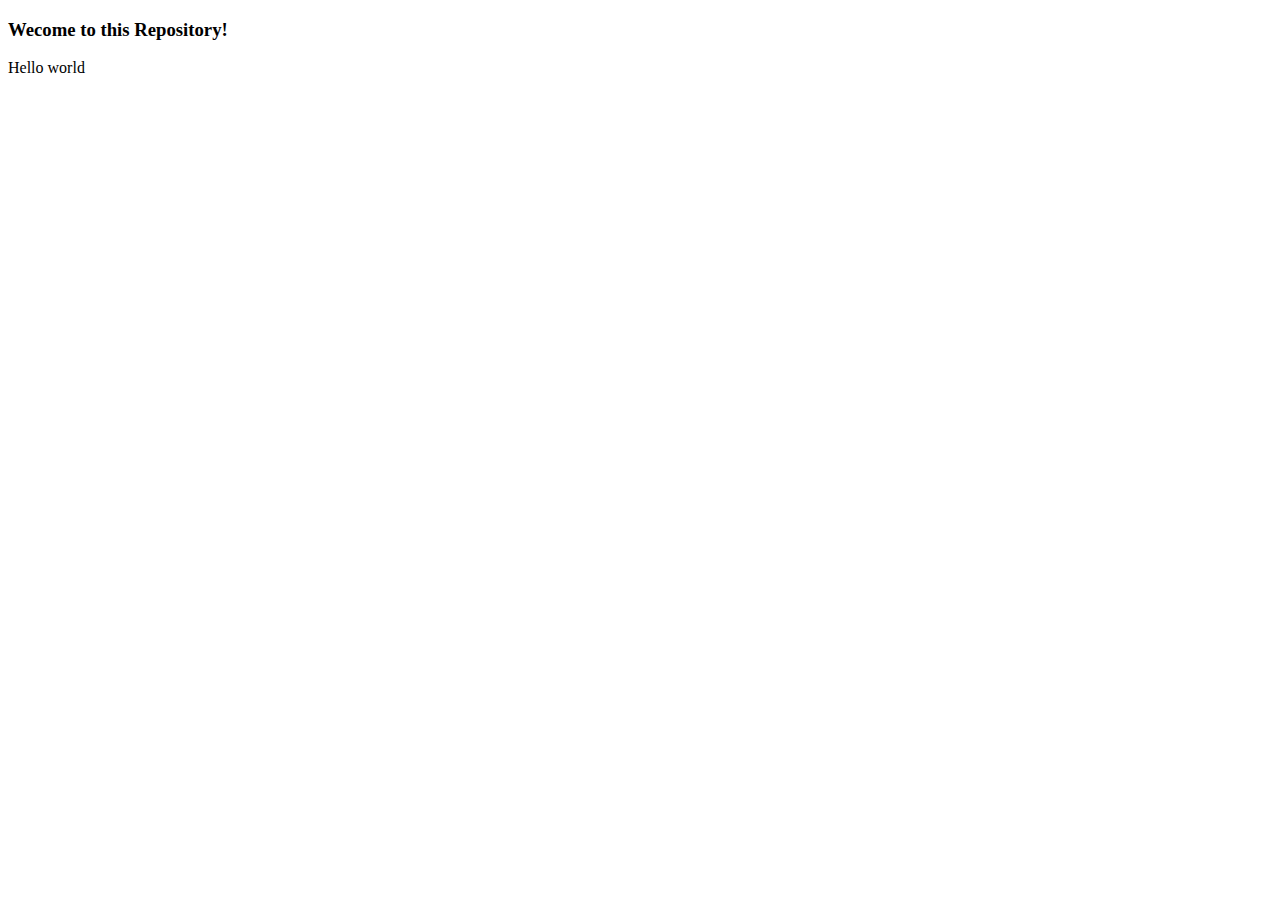
<file: index.html>
<!DOCTYPE html>
<html lang="en">
<head>
    <meta charset="UTF-8">
    <meta name="viewport" content="width=device-width, initial-scale=1.0">
    <title>Document</title>
</head>
<body>
    <h3>Wecome to this Repository!</h3>
    <p>Hello world</p>
</body>
</html>
</file>
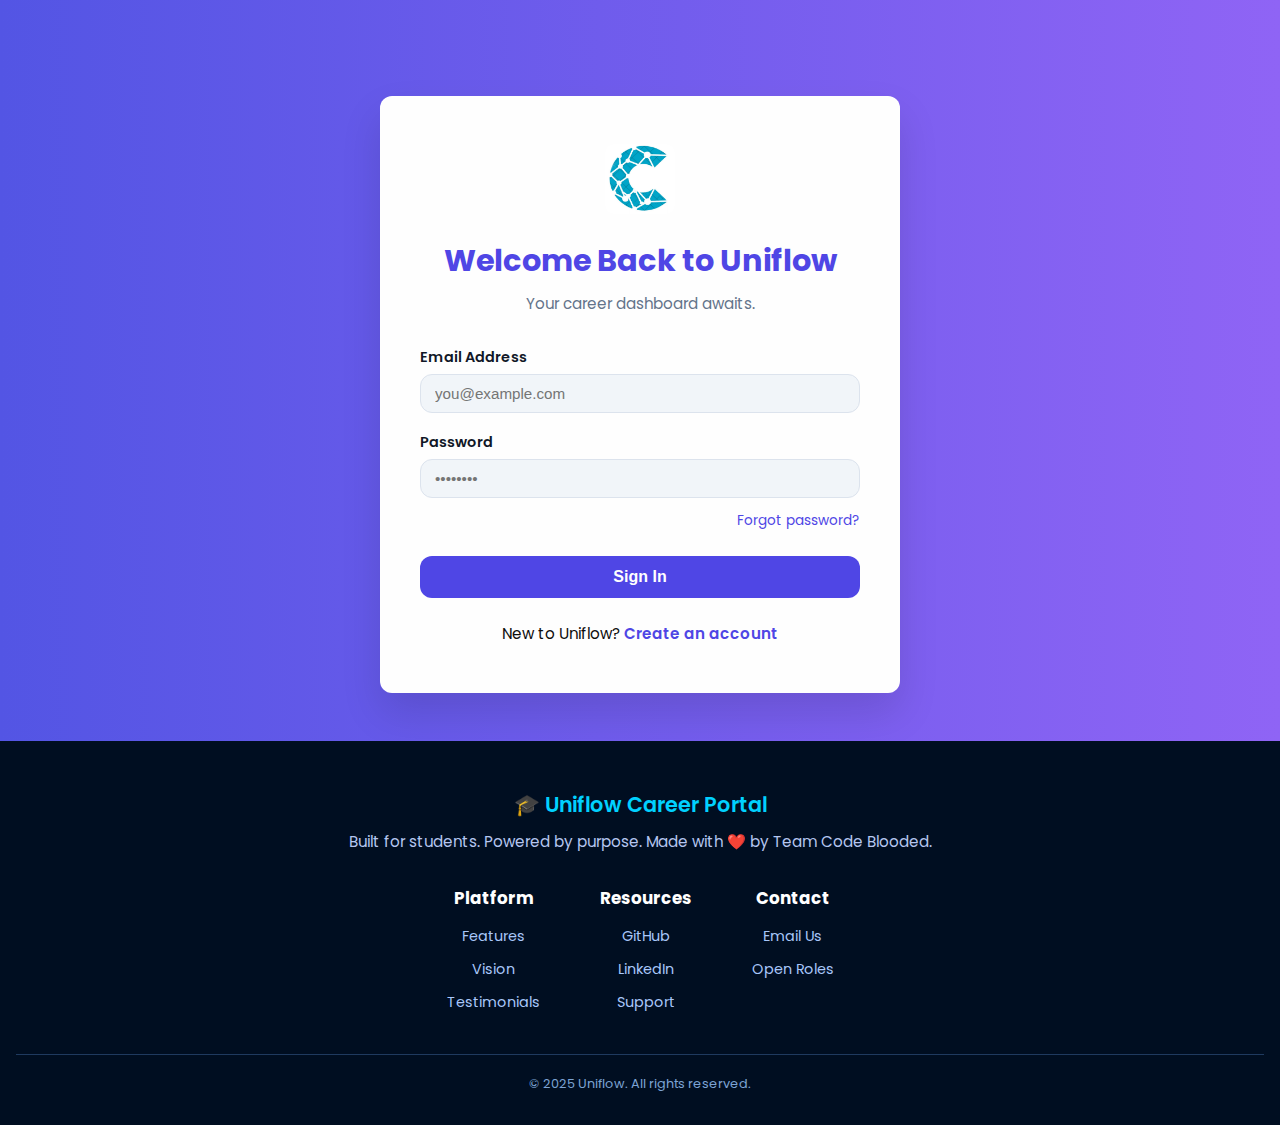
<file: signin_Page/index.html>
<!DOCTYPE html>
<html lang="en">
  <head>
    <meta charset="UTF-8" />
    <meta name="viewport" content="width=device-width, initial-scale=1.0" />
    <title>Sign In | Uniflow Career Portal</title>
    <link
      href="https://fonts.googleapis.com/css2?family=Poppins:wght@400;600;700&display=swap"
      rel="stylesheet"
    />
    <link rel="stylesheet" href="style.css" />
  </head>
  <body>
    <!-- === SIGN-IN FORM === -->
    <main class="auth-wrapper">
      <div class="auth-card">
        <img src="careerLogo.png" alt="Uniflow Logo" class="auth-logo" />
        <h1 class="auth-title">Welcome Back to Uniflow</h1>
        <p class="auth-subtitle">Your career dashboard awaits.</p>

        <form class="auth-form" action="/signin" method="post">
          <label for="email">Email Address</label>
          <input
            type="email"
            id="email"
            name="email"
            placeholder="you@example.com"
            required
          />

          <label for="password">Password</label>
          <input
            type="password"
            id="password"
            name="password"
            placeholder="••••••••"
            required
          />

          <div class="forgot-password">
            <a href="#">Forgot password?</a>
          </div>

          <button type="submit" class="btn primary">Sign In</button>
        </form>

        <p class="switch-auth">
          New to Uniflow?
          <a href="../signup_Page/index.html">Create an account</a>
        </p>
      </div>
    </main>

    <!-- === FOOTER === -->
    <footer class="footer">
      <div class="footer-content">
        <div class="footer-brand">🎓 Uniflow Career Portal</div>
        <p class="footer-tagline">
          Built for students. Powered by purpose. Made with ❤️ by Team Code
          Blooded.
        </p>

        <div class="footer-links">
          <div class="footer-col">
            <h4>Platform</h4>
            <ul>
              <li><a href="#">Features</a></li>
              <li><a href="#">Vision</a></li>
              <li><a href="#">Testimonials</a></li>
            </ul>
          </div>
          <div class="footer-col">
            <h4>Resources</h4>
            <ul>
              <li><a href="#">GitHub</a></li>
              <li><a href="#">LinkedIn</a></li>
              <li><a href="#">Support</a></li>
            </ul>
          </div>
          <div class="footer-col">
            <h4>Contact</h4>
            <ul>
              <li><a href="mailto:teamcodeblooded@gmail.com">Email Us</a></li>
              <li><a href="#">Open Roles</a></li>
            </ul>
          </div>
        </div>

        <div class="footer-bottom">
          &copy; 2025 Uniflow. All rights reserved.
        </div>
      </div>
    </footer>
    <script>
      document
        .querySelector(".auth-form")
        .addEventListener("submit", function (e) {
          e.preventDefault(); // prevent actual form submission
          window.location.href = "../Home_page/index.html"; // redirect manually
        });
    </script>
  </body>
</html>
</file>
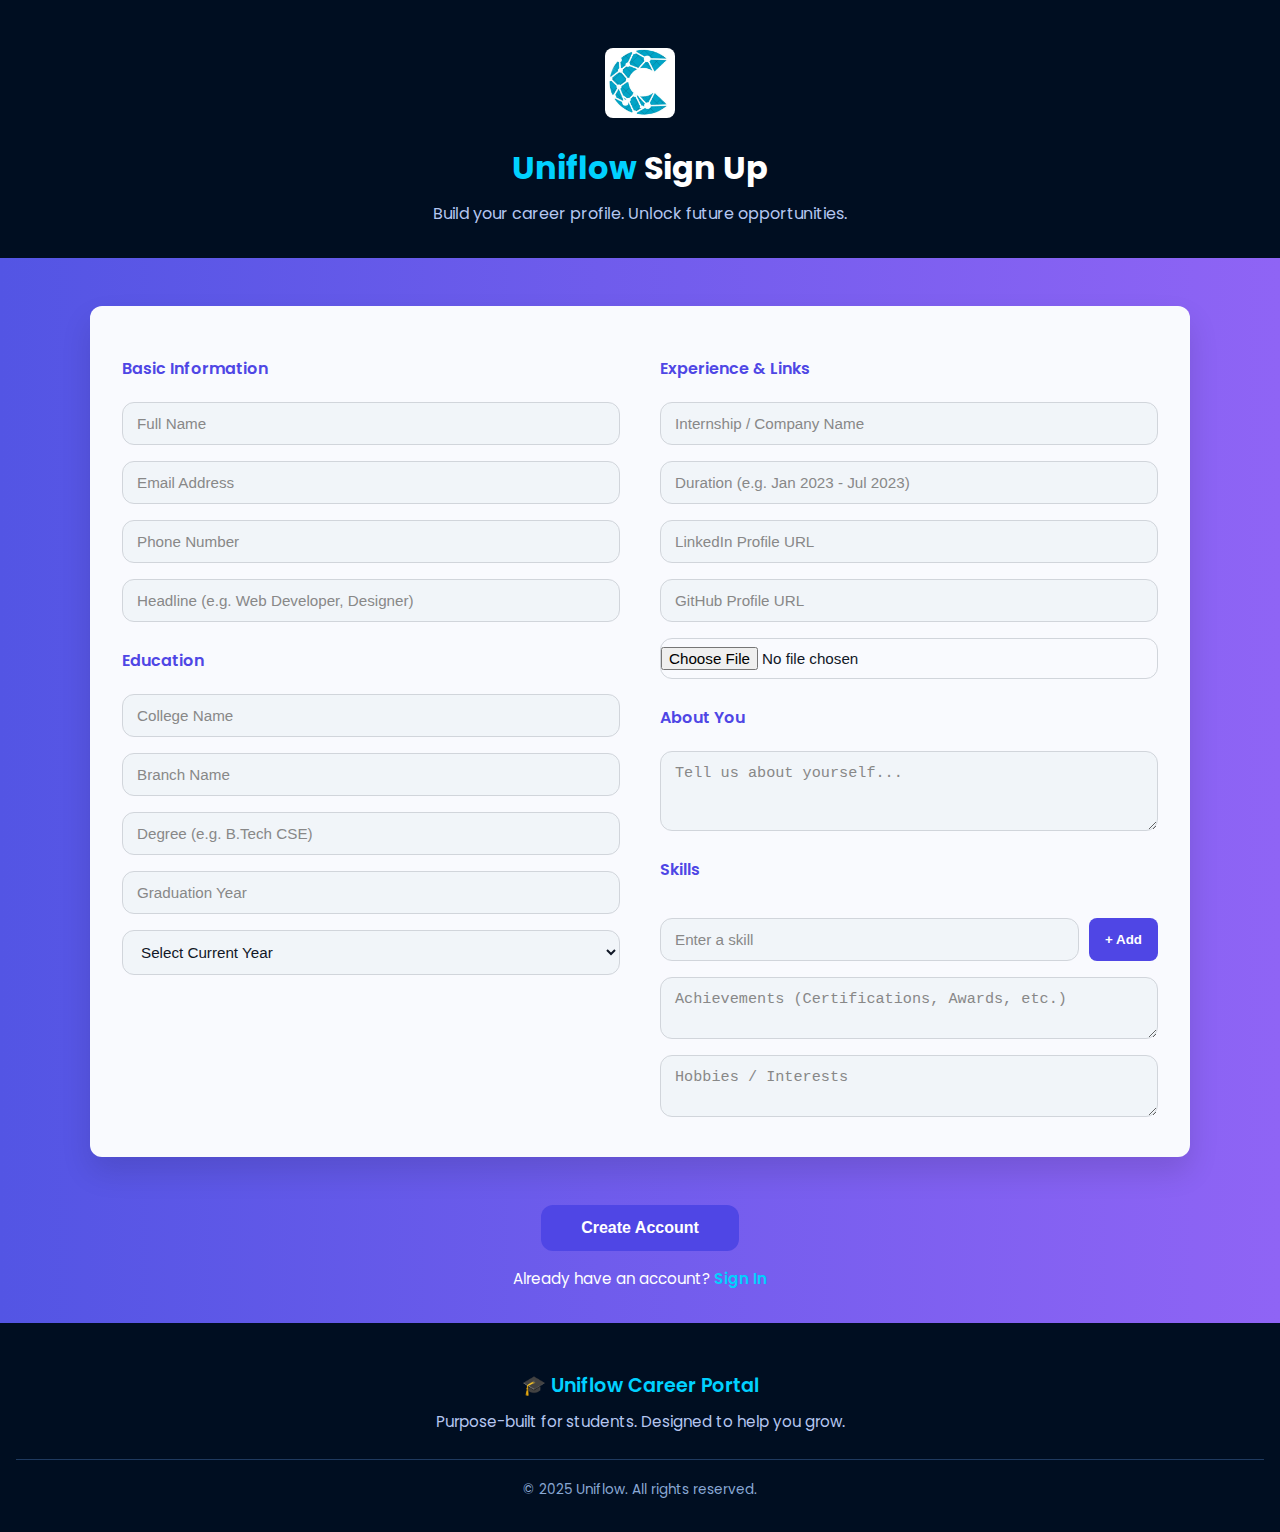
<file: signup_Page/index.html>
<!DOCTYPE html>
<html lang="en">
  <head>
    <meta charset="UTF-8" />
    <meta name="viewport" content="width=device-width, initial-scale=1.0" />
    <title>Sign Up | Uniflow Career Portal</title>
    <link rel="stylesheet" href="style.css" />
    <link
      href="https://fonts.googleapis.com/css2?family=Poppins:wght@400;600;700&display=swap"
      rel="stylesheet"
    />
  </head>
  <body>
    <!-- === HEADER === -->
    <header class="signup-header">
      <img src="careerLogo.png" alt="Uniflow Logo" class="signup-logo" />
      <h1 class="signup-heading">
        <span class="brand-accent">Uniflow</span> Sign Up
      </h1>
      <p class="signup-subheading">
        Build your career profile. Unlock future opportunities.
      </p>
    </header>

    <!-- === SIGN UP FORM === -->
    <main class="signup-wrapper">
      <form class="signup-form">
        <!-- LEFT PANEL -->
        <div class="form-panel">
          <h2 class="panel-title">Basic Information</h2>
          <input type="text" placeholder="Full Name" required />
          <input type="email" placeholder="Email Address" required />
          <input type="tel" placeholder="Phone Number" required />
          <input
            type="text"
            placeholder="Headline (e.g. Web Developer, Designer)"
          />

          <h2 class="panel-title">Education</h2>
          <input type="text" placeholder="College Name" />
          <input type="text" placeholder="Branch Name" />
          <input type="text" placeholder="Degree (e.g. B.Tech CSE)" />
          <input
            type="number"
            placeholder="Graduation Year"
            min="2024"
            max="2030"
          />
          <select required>
            <option disabled selected>Select Current Year</option>
            <option>1st Year</option>
            <option>2nd Year</option>
            <option>3rd Year</option>
            <option>4th Year</option>
          </select>
        </div>

        <!-- RIGHT PANEL -->
        <div class="form-panel">
          <h2 class="panel-title">Experience & Links</h2>
          <input type="text" placeholder="Internship / Company Name" />
          <input
            type="text"
            placeholder="Duration (e.g. Jan 2023 - Jul 2023)"
          />
          <input type="url" placeholder="LinkedIn Profile URL" />
          <input type="url" placeholder="GitHub Profile URL" />
          <input type="file" accept="image/*" title="Upload Profile Picture" />

          <h2 class="panel-title">About You</h2>
          <textarea placeholder="Tell us about yourself..." rows="3"></textarea>

          <h2 class="panel-title">Skills</h2>
          <div class="skills-container" id="skillsContainer"></div>
          <div class="skill-input-group">
            <input type="text" id="skillInput" placeholder="Enter a skill" />
            <button type="button" onclick="addSkill()">+ Add</button>
          </div>

          <textarea
            placeholder="Achievements (Certifications, Awards, etc.)"
            rows="2"
          ></textarea>
          <textarea placeholder="Hobbies / Interests" rows="2"></textarea>
        </div>
      </form>
    </main>

    <!-- === SUBMIT === -->
    <div class="signup-submit">
      <a href="../Home_page/index.html"
        ><button class="btn primary">Create Account</button>
      </a>
      <p class="switch-link">
        Already have an account? <a href="../signin_Page/index.html">Sign In</a>
      </p>
    </div>

    <!-- === FOOTER === -->
    <footer class="footer">
      <div class="footer-brand">🎓 Uniflow Career Portal</div>
      <p class="footer-tagline">
        Purpose-built for students. Designed to help you grow.
      </p>
      <div class="footer-bottom">© 2025 Uniflow. All rights reserved.</div>
    </footer>

    <script src="script.js"></script>
  </body>
</html>
</file>
<file: signin_Page/style.css>
:root {
  --primary: #4f46e5;
  --primary-light: #2b85ff;
  --accent: #00d1ff;
  --dark-bg: #3912af;
  --card-bg: #fefefe;
  --text-dark: #0d0d0d;
  --text-light: #ffffff;
  --muted: #64748b;
  --input-bg: #f1f5f9;
  --input-border: #dce3ed;
  --shadow: 0 20px 40px rgba(0, 0, 0, 0.12);
  --radius: 12px;
}

/* Reset + Base */
* {
  margin: 0;
  padding: 0;
  box-sizing: border-box;
}

body {
  font-family: "Poppins", sans-serif;
  background: linear-gradient(to right, #5355e4, #8f64f5);
  color: var(--text-light);
  min-height: 100vh;
  display: flex;
  flex-direction: column;
  scroll-behavior: smooth;
}

/* Navbar */
.navbar {
  background-color: transparent;
  padding: 1.5rem 2rem;
  position: fixed;
  top: 0;
  width: 100%;
  z-index: 100;
}

.nav-container {
  display: flex;
  align-items: center;
  justify-content: flex-start;
}

.brand {
  font-size: 1.6rem;
  font-weight: 700;
  color: var(--accent);
}

/* Auth Wrapper */
.auth-wrapper {
  flex: 1;
  display: flex;
  align-items: center;
  justify-content: center;
  padding: 6rem 1rem 3rem;
  animation: fadeIn 1s ease;
}

.auth-card {
  background-color: var(--card-bg);
  color: var(--text-dark);
  padding: 3rem 2.5rem;
  max-width: 520px;
  width: 100%;
  border-radius: var(--radius);
  box-shadow: var(--shadow);
  text-align: center;
}

/* Logo */
.auth-logo {
  width: 70px;
  height: 70px;
  border-radius: 8px;
  margin: 0 auto 1.5rem auto;
  display: block;
}

/* Heading */
.auth-title {
  font-size: 1.9rem;
  font-weight: 700;
  margin-bottom: 0.5rem;
  color: var(--primary);
}

.auth-title span {
  color: var(--accent);
}

.auth-subtitle {
  font-size: 0.95rem;
  color: var(--muted);
  margin-bottom: 2rem;
}

/* Form */
.auth-form {
  text-align: left;
}

.auth-form label {
  font-size: 0.9rem;
  font-weight: 600;
  margin-bottom: 6px;
  display: block;
  color: #111827;
}

.auth-form input {
  width: 100%;
  padding: 10px 14px;
  margin-bottom: 1.2rem;
  font-size: 0.95rem;
  background-color: var(--input-bg);
  border: 1px solid var(--input-border);
  border-radius: var(--radius);
  transition: border-color 0.3s ease;
}

.auth-form input:focus {
  outline: none;
  border-color: var(--primary);
}

/* Options (Remember Me + Forgot) */
.auth-options {
  display: flex;
  justify-content: space-between;
  align-items: center;
  font-size: 0.85rem;
  margin-bottom: 1.5rem;
}

.auth-options a {
  color: var(--primary);
  text-decoration: none;
  transition: color 0.3s ease;
  text-align: right;
  align-content: start;
}
.forgot-password {
  text-align: right;
  margin-top: -10px;
  margin-bottom: 1.5rem;
}

.forgot-password a {
  color: var(--primary);
  font-size: 0.85rem;
  text-decoration: none;
  transition: color 0.3s ease;
}

.forgot-password a:hover {
  color: var(--primary-light);
  text-decoration: underline;
}

.auth-options a:hover {
  color: var(--primary-light);
}

/* Submit Button */
.btn.primary {
  width: 100%;
  background-color: var(--primary);
  color: var(--text-light);
  padding: 12px;
  border: none;
  border-radius: var(--radius);
  font-size: 1rem;
  font-weight: 600;
  cursor: pointer;
  transition: background-color 0.3s ease;
}

.btn.primary:hover {
  background-color: var(--primary-light);
}

/* Switch Auth Link */
.switch-auth {
  margin-top: 1.5rem;
  font-size: 0.95rem;
}

.switch-auth a {
  color: var(--primary);
  font-weight: 600;
  text-decoration: none;
}

.switch-auth a:hover {
  text-decoration: underline;
}

/* Footer */
.footer {
  background-color: #000e21;
  color: var(--muted);
  padding: 3rem 1rem 2rem;
  text-align: center;
}

.footer-brand {
  font-size: 1.3rem;
  font-weight: 600;
  color: var(--accent);
  margin-bottom: 10px;
}

.footer-tagline {
  max-width: 600px;
  margin: 0 auto 2rem;
  font-size: 0.95rem;
  color: #b5c6f0;
}

.footer-links {
  display: flex;
  justify-content: center;
  flex-wrap: wrap;
  gap: 60px;
  margin-bottom: 2rem;
}

.footer-col h4 {
  font-size: 1.05rem;
  margin-bottom: 12px;
  color: var(--text-light);
}

.footer-col ul {
  list-style: none;
  padding: 0;
}

.footer-col li {
  margin-bottom: 8px;
}

.footer-col a {
  color: #a8c7fa;
  text-decoration: none;
  font-size: 0.9rem;
  transition: color 0.3s ease;
}

.footer-col a:hover {
  color: white;
}

.footer-bottom {
  font-size: 0.8rem;
  color: #7ca3d4;
  border-top: 1px solid #1f3a5f;
  padding-top: 1.2rem;
}

/* Animations */
@keyframes fadeIn {
  from {
    opacity: 0;
    transform: translateY(20px);
  }
  to {
    opacity: 1;
    transform: translateY(0);
  }
}

/* Responsive */
@media (max-width: 540px) {
  .auth-card {
    padding: 2rem 1.5rem;
    max-width: 100%;
  }

  .auth-title {
    font-size: 1.6rem;
  }

  .footer-links {
    flex-direction: column;
    gap: 40px;
  }
}
</file>
<file: signup_Page/style.css>
:root {
  --primary: #4f46e5;
  --primary-light: #6c63ff;
  --accent: #00d1ff;
  --text-dark: #111827;
  --text-light: #ffffff;
  --muted: #64748b;
  --card-bg: #f9fafe;
  --input-bg: #f1f5f9;
  --input-border: #d1d5db;
  --shadow: 0 15px 30px rgba(0, 0, 0, 0.12);
  --radius: 12px;
  --transition: all 0.3s ease;
  --gradient: linear-gradient(to right, #5355e4, #8f64f5);
}

* {
  box-sizing: border-box;
  margin: 0;
  padding: 0;
}

body {
  font-family: "Poppins", sans-serif;
  background: var(--gradient);
  color: var(--text-dark);
  line-height: 1.6;
}

/* HEADER */
.signup-header {
  text-align: center;
  padding: 3rem 1rem 2rem;
  background-color: #000e21;
}

.signup-logo {
  width: 70px;
  height: 70px;
  border-radius: 8px;
  margin-bottom: 1rem;
}

.signup-heading {
  font-size: 2rem;
  font-weight: 700;
  color: var(--text-light);
}

.brand-accent {
  color: var(--accent);
}

.signup-subheading {
  font-size: 1rem;
  color: #b5c6f0;
  margin-top: 0.5rem;
}

/* FORM WRAPPER */
.signup-wrapper {
  display: flex;
  justify-content: center;
  padding: 3rem 1rem 1rem;
}

.signup-form {
  display: flex;
  flex-wrap: wrap;
  gap: 40px;
  background-color: var(--card-bg);
  padding: 2.5rem 2rem;
  border-radius: var(--radius);
  box-shadow: var(--shadow);
  max-width: 1100px;
  width: 100%;
}

/* PANELS */
.form-panel {
  flex: 1;
  min-width: 320px;
  display: flex;
  flex-direction: column;
  gap: 16px;
}

/* TITLES */
.panel-title {
  font-size: 1rem;
  font-weight: 600;
  color: var(--primary);
  margin: 10px 0 4px;
}

/* INPUTS */
input,
select,
textarea {
  padding: 12px 14px;
  border-radius: var(--radius);
  border: 1px solid var(--input-border);
  background-color: var(--input-bg);
  font-size: 0.95rem;
  color: var(--text-dark);
  transition: var(--transition);
}

input:focus,
select:focus,
textarea:focus {
  border-color: var(--primary);
  outline: none;
}

/* PLACEHOLDER */
input::placeholder,
textarea::placeholder {
  color: #888;
}

/* FILE INPUT OVERRIDE */
input[type="file"] {
  background-color: transparent;
  padding: 8px 0;
}

/* TEXTAREA */
textarea {
  resize: vertical;
}

/* SKILLS */
.skills-container {
  display: flex;
  flex-wrap: wrap;
  gap: 10px;
}

.skill-tag {
  background-color: var(--primary);
  color: white;
  padding: 6px 14px;
  border-radius: 20px;
  font-size: 0.85rem;
  display: flex;
  align-items: center;
  gap: 8px;
}

.skill-tag span {
  font-weight: bold;
  cursor: pointer;
}

.skill-input-group {
  display: flex;
  gap: 10px;
}

.skill-input-group input {
  flex: 1;
}

.skill-input-group button {
  background-color: var(--primary);
  color: white;
  border: none;
  border-radius: 8px;
  padding: 10px 16px;
  font-weight: 600;
  cursor: pointer;
  transition: var(--transition);
}

.skill-input-group button:hover {
  background-color: var(--primary-light);
}

/* SUBMIT */
.signup-submit {
  text-align: center;
  padding: 2rem 1rem;
}

.btn.primary {
  background-color: var(--primary);
  color: var(--text-light);
  border: none;
  padding: 14px 40px;
  font-size: 1rem;
  font-weight: 600;
  border-radius: var(--radius);
  cursor: pointer;
  transition: var(--transition);
}

.btn.primary:hover {
  background-color: var(--primary-light);
}

.switch-link {
  margin-top: 1rem;
  font-size: 0.95rem;
  color: var(--text-light);
}

.switch-link a {
  color: var(--accent);
  text-decoration: none;
  font-weight: 600;
}

.switch-link a:hover {
  text-decoration: underline;
}

/* FOOTER */
.footer {
  background-color: #000e21;
  color: #7ca3d4;
  text-align: center;
  padding: 3rem 1rem 2rem;
}

.footer-brand {
  font-size: 1.2rem;
  font-weight: 600;
  color: var(--accent);
  margin-bottom: 0.5rem;
}

.footer-tagline {
  max-width: 600px;
  margin: 0 auto 1.5rem;
  font-size: 0.95rem;
  color: #b5c6f0;
}

.footer-bottom {
  font-size: 0.85rem;
  color: #89a8d4;
  border-top: 1px solid #1f3a5f;
  padding-top: 1.2rem;
}

/* RESPONSIVE */
@media (max-width: 768px) {
  .signup-form {
    flex-direction: column;
    gap: 32px;
  }
}
</file>
